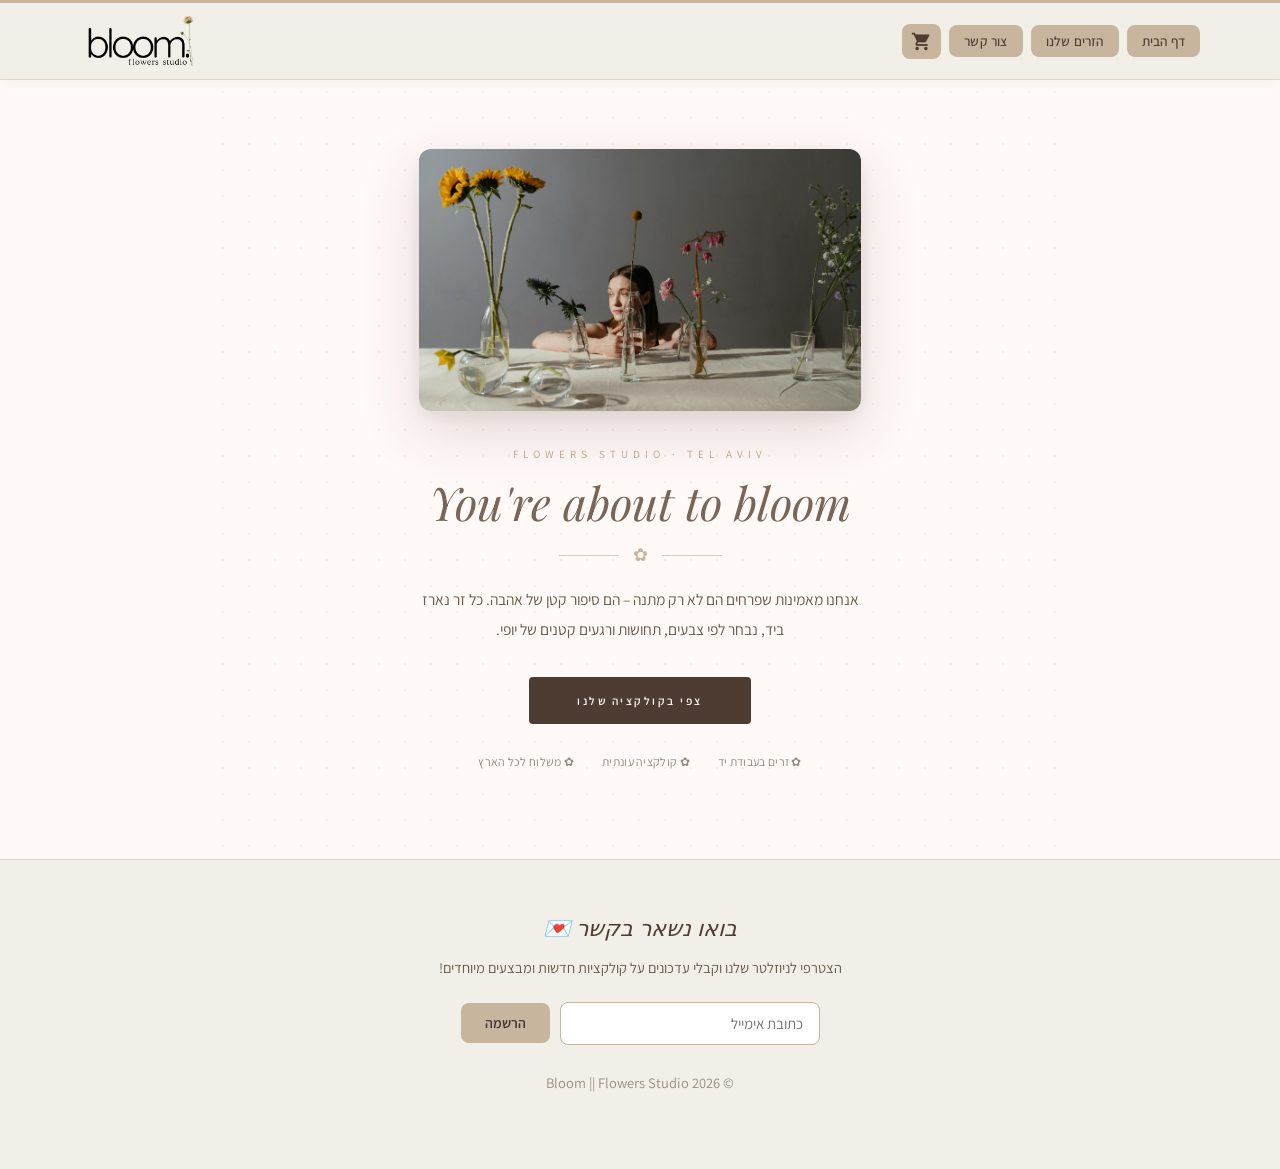
<file: index.html>
<!DOCTYPE html>
<html lang="he">
<head>
  <meta charset="UTF-8">
  <meta name="viewport" content="width=device-width, initial-scale=1.0">
  <title>Bloom || Flowers Studio</title>
  <link rel="stylesheet" href="style.css">
  <link href="https://fonts.googleapis.com/css2?family=Playfair+Display:ital,wght@0,400;0,700;1,400&family=Assistant:wght@300;400;600;700&display=swap" rel="stylesheet">
  <link href="https://fonts.googleapis.com/icon?family=Material+Icons" rel="stylesheet">
  <script src="script.js" defer></script>
</head>
<body>

  <header>
    <nav class="navbar">
      <h1 class="logo">
        <img src="blooming.png" alt="Bloom by Nofar logo">
      </h1>
      <ul class="nav-links">
        <a href="index.html">דף הבית</a>
        <a href="flowers.html">הזרים שלנו</a>
        <a href="contact.html">צור קשר</a>
        <a href="cart.html" class="cart-link">
          <span class="material-icons">shopping_cart</span>
          <span class="cart-badge" id="cartBadge"></span>
        </a>
      </ul>
    </nav>
  </header>

  <main>
    <section class="hero">
      <img src="first.photo.png" alt="Bloom by Nofar" class="hero-img">

      <span class="hero-eyebrow">Flowers Studio · Tel Aviv</span>

      <h2>You're about to bloom</h2>

      <div class="hero-divider">
        <span class="hero-divider-line"></span>
        <span class="hero-divider-icon">✿</span>
        <span class="hero-divider-line"></span>
      </div>

      <p>אנחנו מאמינות שפרחים הם לא רק מתנה – הם סיפור קטן של אהבה. כל זר נארז ביד, נבחר לפי צבעים, תחושות ורגעים קטנים של יופי.</p>

      <a href="flowers.html" id="shopBtn">צפי בקולקציה שלנו</a>

      <div class="hero-trust">
        <span>✿ זרים בעבודת יד</span>
        <span>✿ קולקציה עונתית</span>
        <span>✿ משלוח לכל הארץ</span>
      </div>
    </section>
  </main>

  <footer class="footer-signup">
    <h3>בואו נשאר בקשר 💌</h3>
    <p>הצטרפי לניוזלטר שלנו וקבלי עדכונים על קולקציות חדשות ומבצעים מיוחדים!</p>
    <form id="newsletterForm">
      <input type="email" id="emailInput" placeholder="כתובת אימייל" required>
      <button type="submit">הרשמה</button>
    </form>
    <p id="successMessage">המייל שלך נרשם בהצלחה! איזה כיף שהצטרפת למשפחת Bloom! 🌸</p>
    <p class="copyright">© 2026 Bloom || Flowers Studio</p>
  </footer>

</body>
</html>
</file>
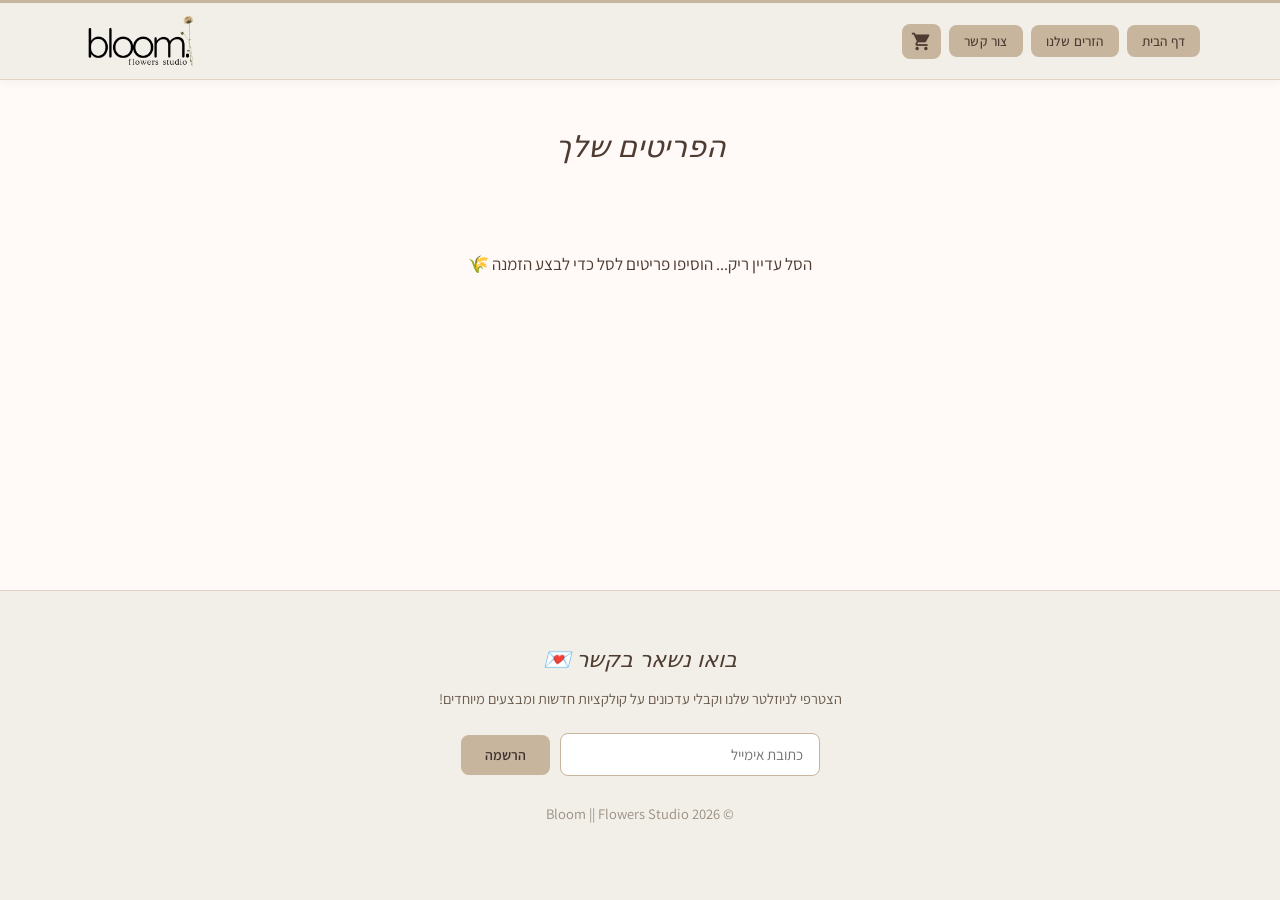
<file: cart.html>
<!DOCTYPE html>
<html lang="he">
<head>
  <meta charset="UTF-8">
  <meta name="viewport" content="width=device-width, initial-scale=1.0">
  <title>Bloom || הסל שלך</title>
  <link rel="stylesheet" href="style.css">
  <link href="https://fonts.googleapis.com/css2?family=Playfair+Display:ital,wght@0,400;0,700;1,400&family=Assistant:wght@300;400;600;700&display=swap" rel="stylesheet">
  <link href="https://fonts.googleapis.com/icon?family=Material+Icons" rel="stylesheet">
  <script src="script.js" defer></script>
</head>
<body>

  <header>
    <nav class="navbar">
      <h1 class="logo">
        <img src="blooming.png" alt="Bloom by Nofar logo">
      </h1>
      <ul class="nav-links">
        <a href="index.html">דף הבית</a>
        <a href="flowers.html">הזרים שלנו</a>
        <a href="contact.html">צור קשר</a>
        <a href="cart.html" class="cart-link">
          <span class="material-icons">shopping_cart</span>
          <span class="cart-badge" id="cartBadge"></span>
        </a>
      </ul>
    </nav>
  </header>

  <main>
    <h2 class="cart-title">הפריטים שלך</h2>
    <div id="cart-items"></div>
    <p id="total-price"></p>

    <form id="orderForm" onsubmit="submitOrder(event)">
      <h3>פרטי ההזמנה:</h3>

      <label for="first-name">שם פרטי:</label>
      <input type="text" id="first-name" placeholder="שם" required>

      <label for="last-name">שם משפחה:</label>
      <input type="text" id="last-name" placeholder="שם משפחה" required>

      <label for="address">כתובת:</label>
      <input type="text" id="address" placeholder="רחוב, בית, דירה" required>

      <label for="email">אימייל:</label>
      <input type="email" id="email" placeholder="yourmail@example.com" required>

      <label for="delivery-date">למתי תרצו את ההזמנה?</label>
      <input type="date" id="delivery-date" required>

      <button type="submit" formaction="success.html">בצע הזמנה</button>
    </form>
  </main>

  <footer class="footer-signup">
    <h3>בואו נשאר בקשר 💌</h3>
    <p>הצטרפי לניוזלטר שלנו וקבלי עדכונים על קולקציות חדשות ומבצעים מיוחדים!</p>
    <form id="newsletterForm">
      <input type="email" id="emailInput" placeholder="כתובת אימייל" required>
      <button type="submit">הרשמה</button>
    </form>
    <p id="successMessage">המייל שלך נרשם בהצלחה! איזה כיף שהצטרפת למשפחת Bloom! 🌸</p>
    <p class="copyright">© 2026 Bloom || Flowers Studio</p>
  </footer>

</body>
</html>
</file>
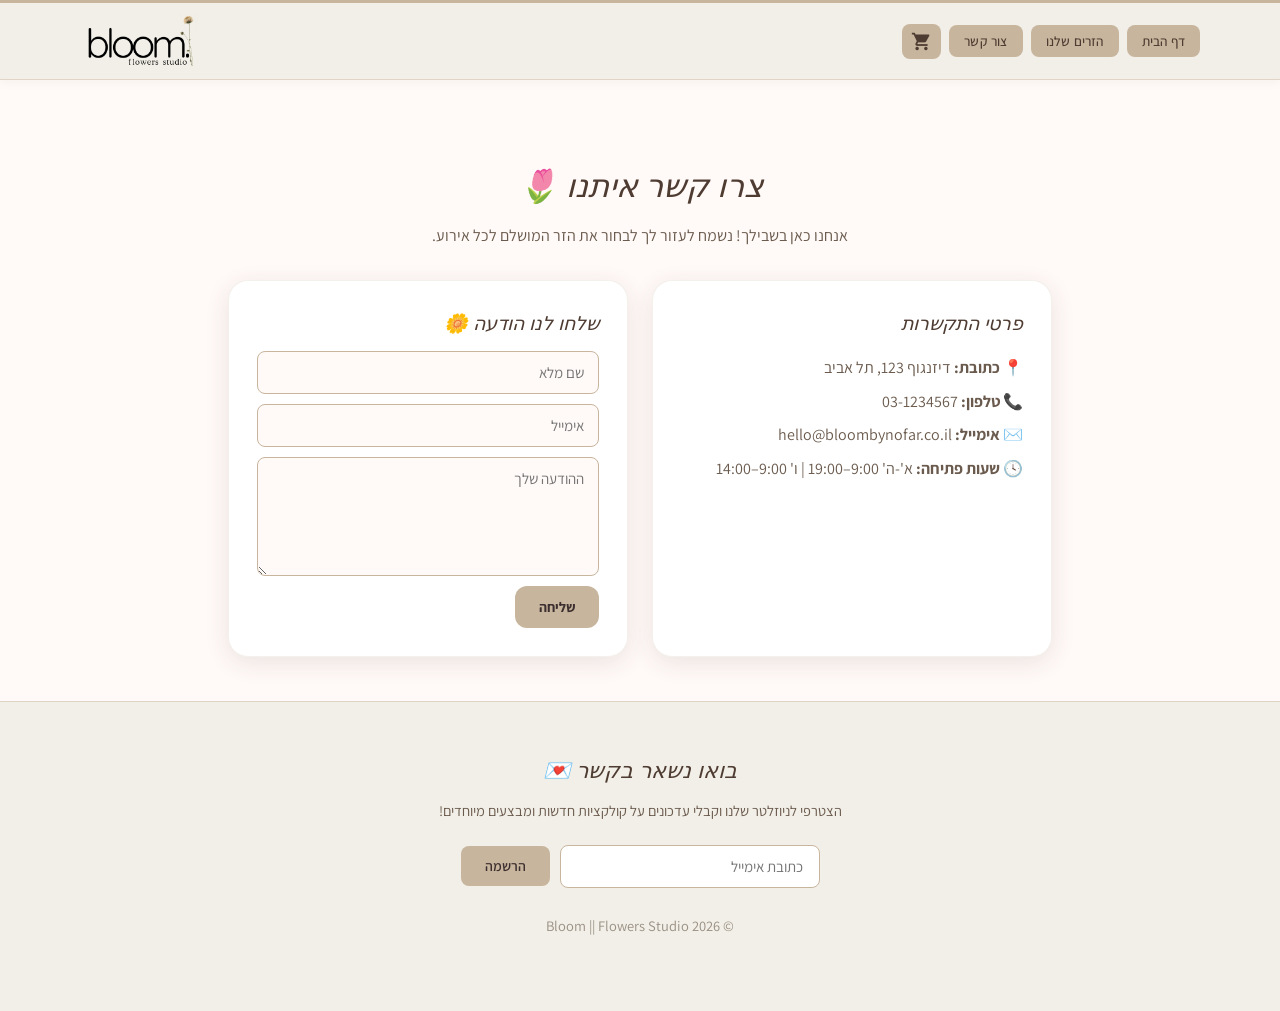
<file: contact.html>
<!DOCTYPE html>
<html lang="he">
<head>
  <meta charset="UTF-8">
  <meta name="viewport" content="width=device-width, initial-scale=1.0">
  <title>Bloom || צור קשר</title>
  <link rel="stylesheet" href="style.css">
  <link href="https://fonts.googleapis.com/css2?family=Playfair+Display:ital,wght@0,400;0,700;1,400&family=Assistant:wght@300;400;600;700&display=swap" rel="stylesheet">
  <link href="https://fonts.googleapis.com/icon?family=Material+Icons" rel="stylesheet">
  <script src="script.js" defer></script>
</head>
<body>

  <header>
    <nav class="navbar">
      <h1 class="logo">
        <img src="blooming.png" alt="Bloom by Nofar logo">
      </h1>
      <ul class="nav-links">
        <a href="index.html">דף הבית</a>
        <a href="flowers.html">הזרים שלנו</a>
        <a href="contact.html">צור קשר</a>
        <a href="cart.html" class="cart-link">
          <span class="material-icons">shopping_cart</span>
          <span class="cart-badge" id="cartBadge"></span>
        </a>
      </ul>
    </nav>
  </header>

  <main>
    <section class="contact-section">
      <h2>צרו קשר איתנו 🌷</h2>
      <p>אנחנו כאן בשבילך! נשמח לעזור לך לבחור את הזר המושלם לכל אירוע.</p>

      <div class="contact-container">
        <div class="contact-info">
          <h3>פרטי התקשרות</h3>
          <p><strong>📍 כתובת:</strong> דיזנגוף 123, תל אביב</p>
          <p><strong>📞 טלפון:</strong> 03-1234567</p>
          <p><strong>✉️ אימייל:</strong> hello@bloombynofar.co.il</p>
          <p><strong>🕓 שעות פתיחה:</strong> א'-ה' 9:00–19:00 | ו' 9:00–14:00</p>
        </div>

        <div class="contact-form">
          <h3>שלחו לנו הודעה 🌼</h3>
          <form action="thankyou.html" method="get">
            <input type="text" placeholder="שם מלא" required>
            <input type="email" placeholder="אימייל" required>
            <textarea placeholder="ההודעה שלך" rows="5" required></textarea>
            <button type="submit">שליחה</button>
          </form>
        </div>
      </div>
    </section>
  </main>

  <footer class="footer-signup">
    <h3>בואו נשאר בקשר 💌</h3>
    <p>הצטרפי לניוזלטר שלנו וקבלי עדכונים על קולקציות חדשות ומבצעים מיוחדים!</p>
    <form id="newsletterForm">
      <input type="email" id="emailInput" placeholder="כתובת אימייל" required>
      <button type="submit">הרשמה</button>
    </form>
    <p id="successMessage">המייל שלך נרשם בהצלחה! איזה כיף שהצטרפת למשפחת Bloom! 🌸</p>
    <p class="copyright">© 2026 Bloom || Flowers Studio</p>
  </footer>

</body>
</html>
</file>
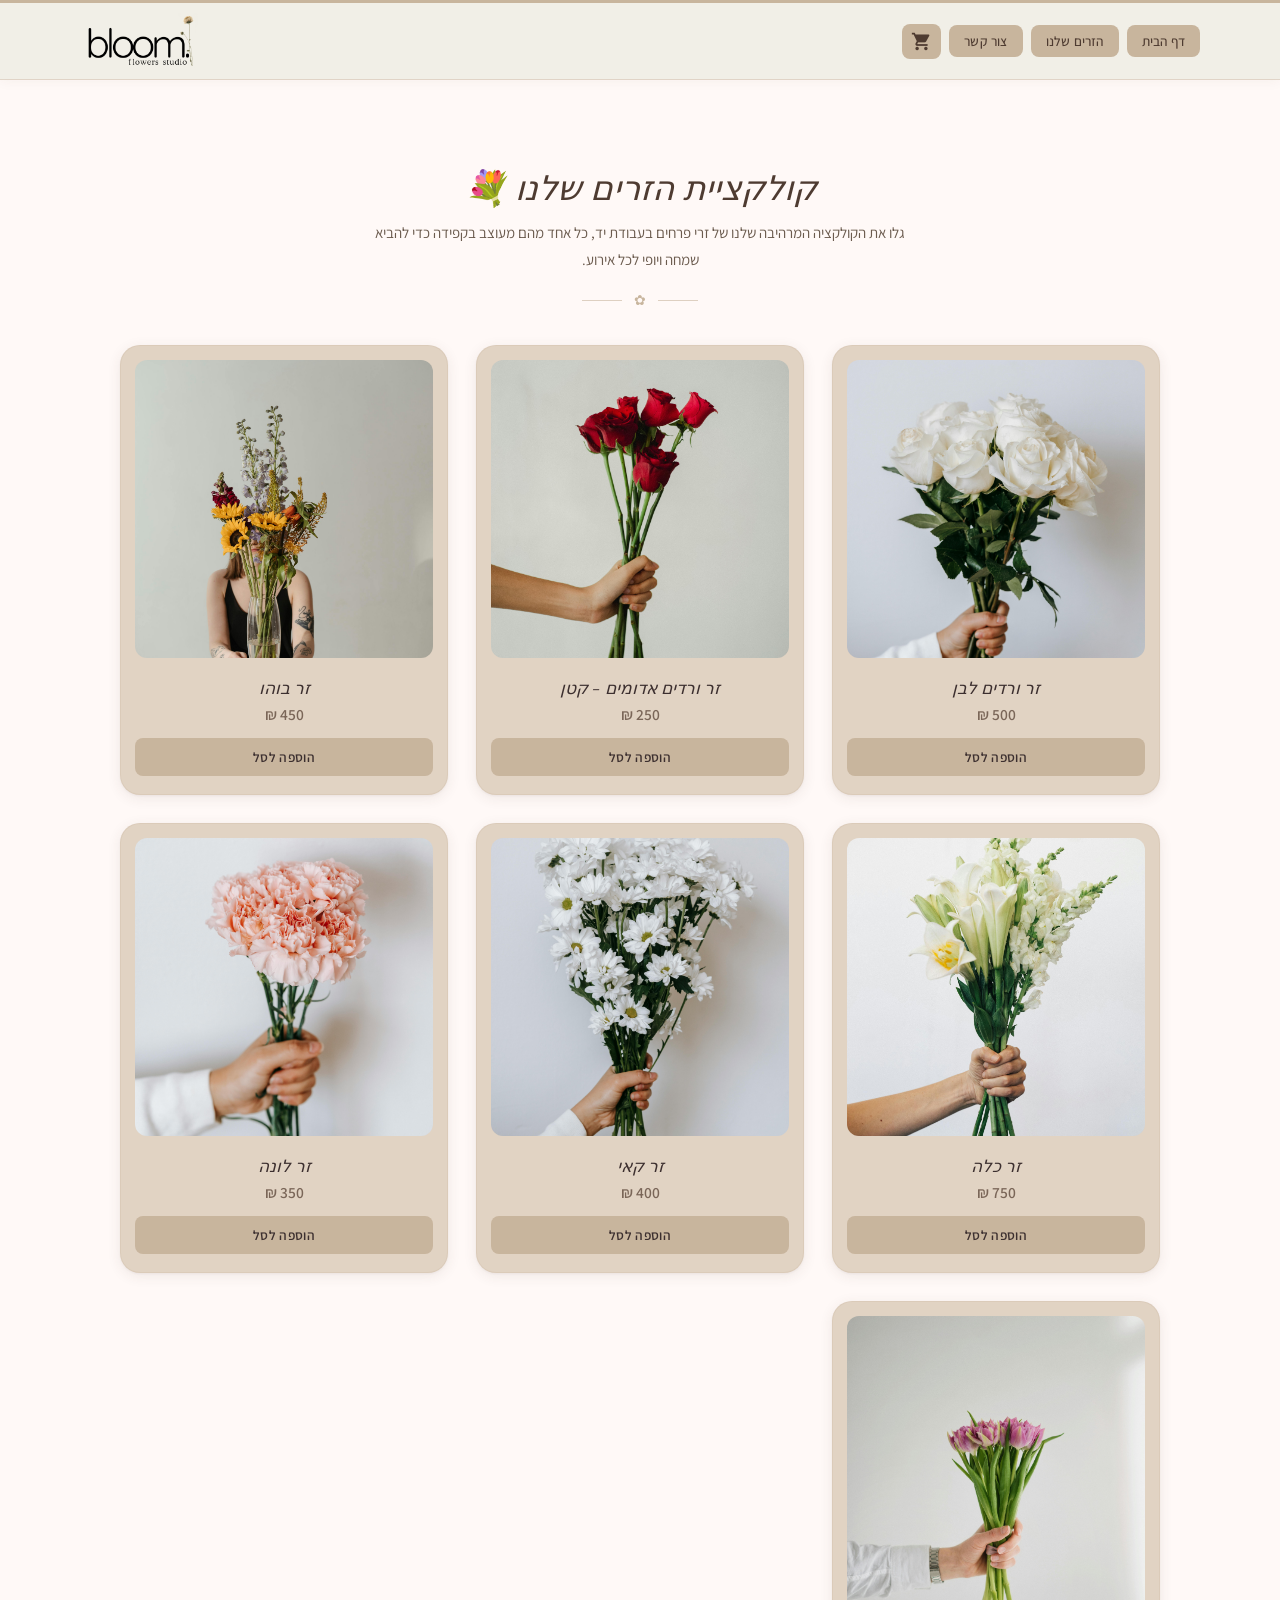
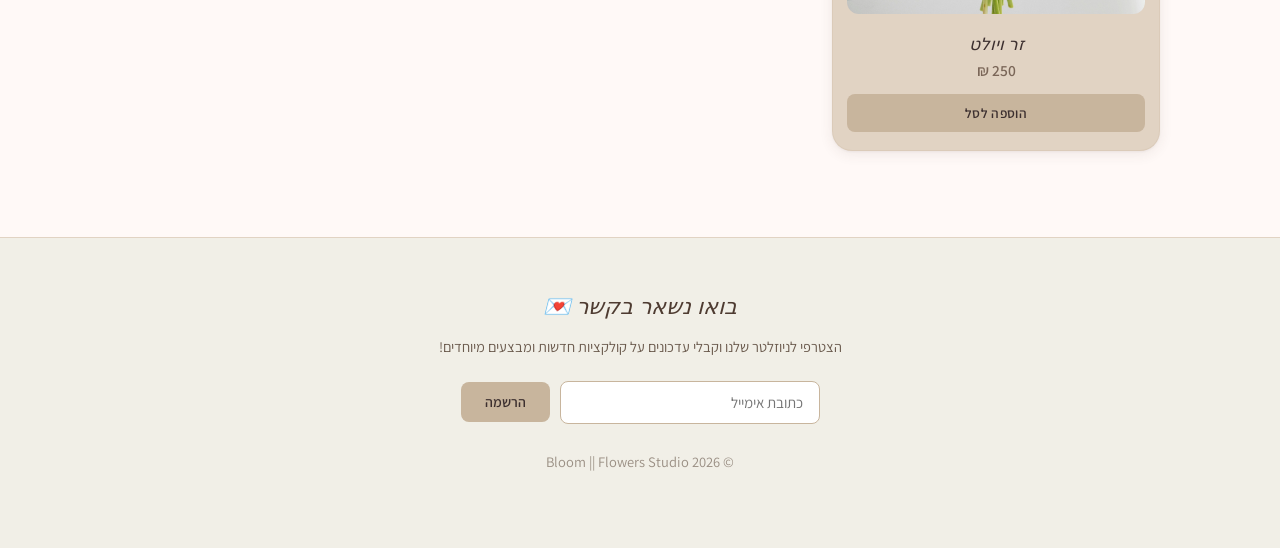
<file: flowers.html>
<!DOCTYPE html>
<html lang="he">
<head>
  <meta charset="UTF-8">
  <meta name="viewport" content="width=device-width, initial-scale=1.0">
  <title>Bloom || הזרים שלנו</title>
  <link rel="stylesheet" href="style.css">
  <link href="https://fonts.googleapis.com/css2?family=Playfair+Display:ital,wght@0,400;0,700;1,400&family=Assistant:wght@300;400;600;700&display=swap" rel="stylesheet">
  <link href="https://fonts.googleapis.com/icon?family=Material+Icons" rel="stylesheet">
  <script src="script.js" defer></script>
</head>
<body>

  <header>
    <nav class="navbar">
      <h1 class="logo">
        <img src="blooming.png" alt="Bloom by Nofar logo">
      </h1>
      <ul class="nav-links">
        <a href="index.html">דף הבית</a>
        <a href="flowers.html">הזרים שלנו</a>
        <a href="contact.html">צור קשר</a>
        <a href="cart.html" class="cart-link">
          <span class="material-icons">shopping_cart</span>
          <span class="cart-badge" id="cartBadge"></span>
        </a>
      </ul>
    </nav>
  </header>

  <main class="flowers-page">
    <h2>קולקציית הזרים שלנו 💐</h2>
    <p>גלו את הקולקציה המרהיבה שלנו של זרי פרחים בעבודת יד, כל אחד מהם מעוצב בקפידה כדי להביא שמחה ויופי לכל אירוע.</p>
    <div class="flowers-page-divider">
      <span></span>
      <i>✿</i>
      <span></span>
    </div>

    <div class="flowers-grid">

      <div class="flower">
        <div class="flower-img-wrap">
          <img src="rosewhite.jpg" alt="זר ורדים לבן">
        </div>
        <h3>זר ורדים לבן</h3>
        <p>500 ₪</p>
        <button class="add-to-cart"
          data-product="זר ורדים לבן"
          data-price="500"
          data-image="rosewhite.jpg">הוספה לסל</button>
      </div>

      <div class="flower">
        <div class="flower-img-wrap">
          <img src="onerose.jpg" alt="זר ורדים אדומים">
        </div>
        <h3>זר ורדים אדומים - קטן</h3>
        <p>250 ₪</p>
        <button class="add-to-cart"
          data-product="זר ורדים אדומים - קטן"
          data-price="250"
          data-image="onerose.jpg">הוספה לסל</button>
      </div>

      <div class="flower">
        <div class="flower-img-wrap">
          <img src="bohoflowers.jpg" alt="זר בוהו">
        </div>
        <h3>זר בוהו</h3>
        <p>450 ₪</p>
        <button class="add-to-cart"
          data-product="זר בוהו"
          data-price="450"
          data-image="bohoflowers.jpg">הוספה לסל</button>
      </div>

      <div class="flower">
        <div class="flower-img-wrap">
          <img src="weddingflowers.jpg" alt="זר כלה">
        </div>
        <h3>זר כלה</h3>
        <p>750 ₪</p>
        <button class="add-to-cart"
          data-product="זר כלה"
          data-price="750"
          data-image="weddingflowers.jpg">הוספה לסל</button>
      </div>

      <div class="flower">
        <div class="flower-img-wrap">
          <img src="flowerswhite.jpg" alt="זר קאי">
        </div>
        <h3>זר קאי</h3>
        <p>400 ₪</p>
        <button class="add-to-cart"
          data-product="זר קאי"
          data-price="400"
          data-image="flowerswhite.jpg">הוספה לסל</button>
      </div>

      <div class="flower">
        <div class="flower-img-wrap">
          <img src="pinkflowers.jpg" alt="זר לונה">
        </div>
        <h3>זר לונה</h3>
        <p>350 ₪</p>
        <button class="add-to-cart"
          data-product="זר לונה"
          data-price="350"
          data-image="pinkflowers.jpg">הוספה לסל</button>
      </div>

      <div class="flower">
        <div class="flower-img-wrap">
          <img src="purpleflowers.jpg" alt="זר ויולט">
        </div>
        <h3>זר ויולט</h3>
        <p>250 ₪</p>
        <button class="add-to-cart"
          data-product="זר ויולט"
          data-price="250"
          data-image="purpleflowers.jpg">הוספה לסל</button>
      </div>

    </div>
  </main>

  <footer class="footer-signup">
    <h3>בואו נשאר בקשר 💌</h3>
    <p>הצטרפי לניוזלטר שלנו וקבלי עדכונים על קולקציות חדשות ומבצעים מיוחדים!</p>
    <form id="newsletterForm">
      <input type="email" id="emailInput" placeholder="כתובת אימייל" required>
      <button type="submit">הרשמה</button>
    </form>
    <p id="successMessage">המייל שלך נרשם בהצלחה! איזה כיף שהצטרפת למשפחת Bloom! 🌸</p>
    <p class="copyright">© 2026 Bloom || Flowers Studio</p>
  </footer>

  <div id="cart-message"></div>

</body>
</html>
</file>
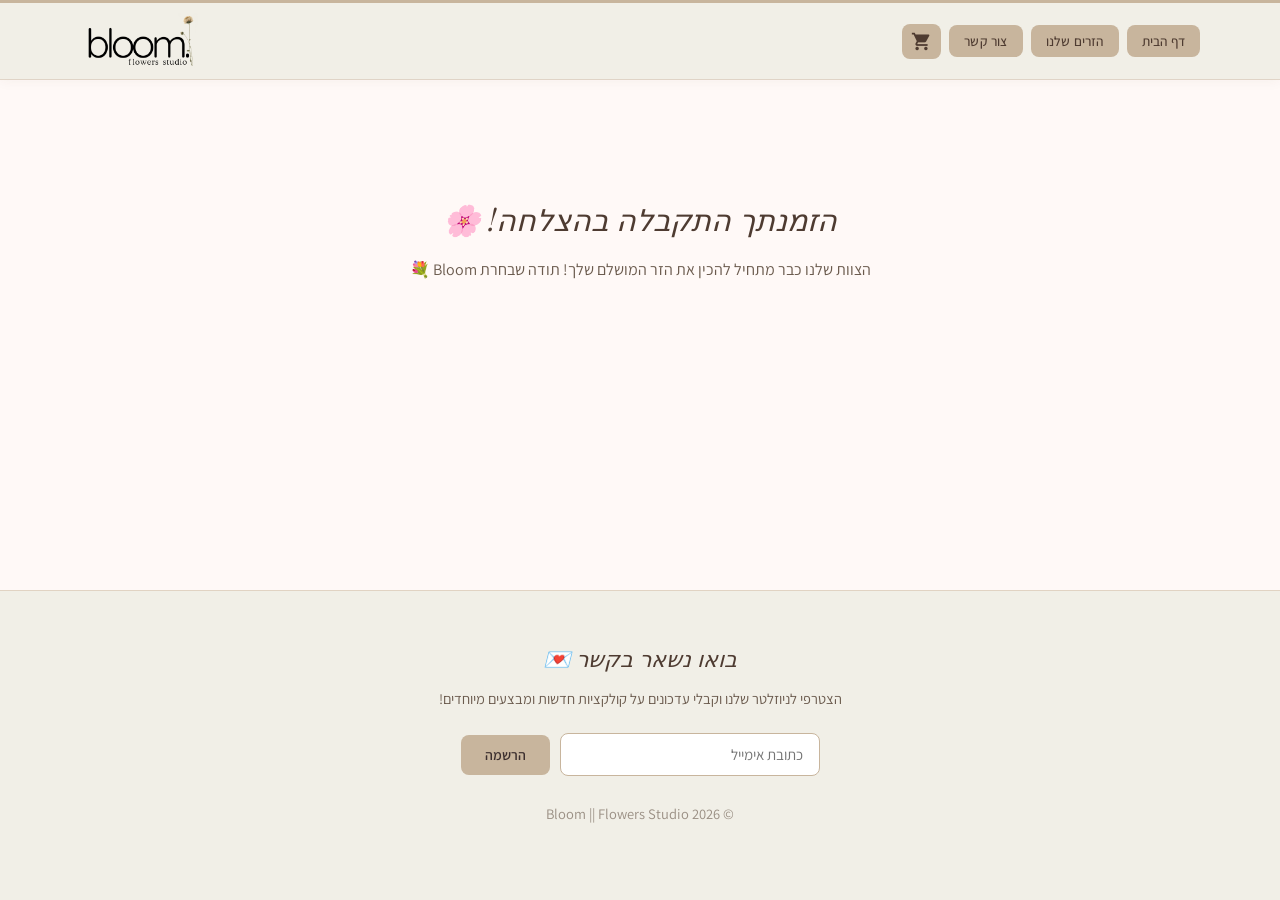
<file: success.html>
<!DOCTYPE html>
<html lang="he">
<head>
  <meta charset="UTF-8">
  <meta name="viewport" content="width=device-width, initial-scale=1.0">
  <title>Bloom || ההזמנה התקבלה</title>
  <link rel="stylesheet" href="style.css">
  <link href="https://fonts.googleapis.com/css2?family=Playfair+Display:ital,wght@0,400;0,700;1,400&family=Assistant:wght@300;400;600;700&display=swap" rel="stylesheet">
  <link href="https://fonts.googleapis.com/icon?family=Material+Icons" rel="stylesheet">
  <script src="script.js" defer></script>
</head>
<body>

  <header>
    <nav class="navbar">
      <h1 class="logo">
        <img src="blooming.png" alt="Bloom by Nofar logo">
      </h1>
      <ul class="nav-links">
        <a href="index.html">דף הבית</a>
        <a href="flowers.html">הזרים שלנו</a>
        <a href="contact.html">צור קשר</a>
        <a href="cart.html" class="cart-link">
          <span class="material-icons">shopping_cart</span>
          <span class="cart-badge" id="cartBadge"></span>
        </a>
      </ul>
    </nav>
  </header>

  <main>
    <div class="thankyou-container">
      <h1>הזמנתך התקבלה בהצלחה! 🌸</h1>
      <p>הצוות שלנו כבר מתחיל להכין את הזר המושלם שלך! תודה שבחרת Bloom 💐</p>
    </div>
  </main>

  <footer class="footer-signup">
    <h3>בואו נשאר בקשר 💌</h3>
    <p>הצטרפי לניוזלטר שלנו וקבלי עדכונים על קולקציות חדשות ומבצעים מיוחדים!</p>
    <form id="newsletterForm">
      <input type="email" id="emailInput" placeholder="כתובת אימייל" required>
      <button type="submit">הרשמה</button>
    </form>
    <p id="successMessage">המייל שלך נרשם בהצלחה! איזה כיף שהצטרפת למשפחת Bloom! 🌸</p>
    <p class="copyright">© 2026 Bloom || Flowers Studio</p>
  </footer>

</body>
</html>
</file>
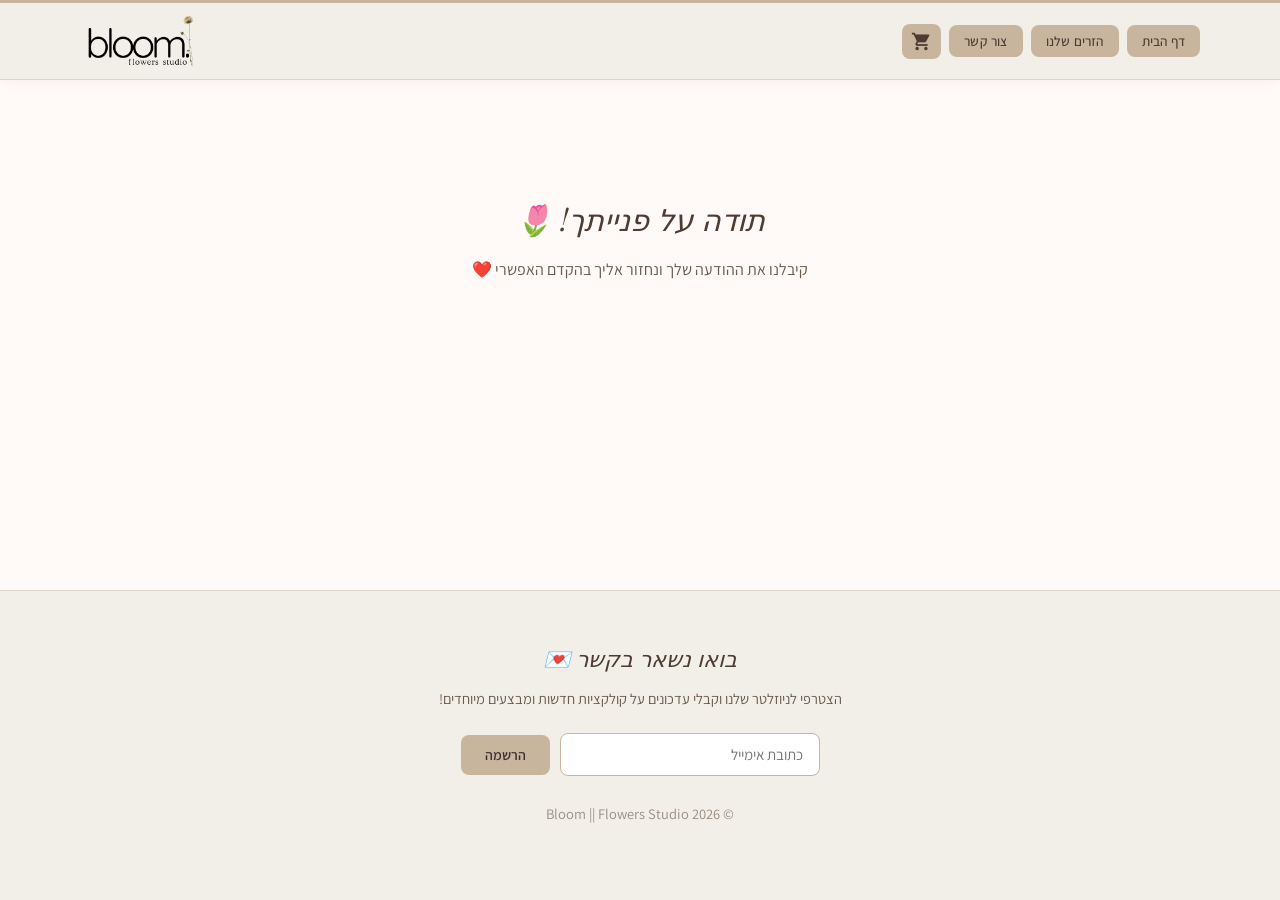
<file: thankyou.html>
<!DOCTYPE html>
<html lang="he">
<head>
  <meta charset="UTF-8">
  <meta name="viewport" content="width=device-width, initial-scale=1.0">
  <title>Bloom || תודה על פנייתך</title>
  <link rel="stylesheet" href="style.css">
  <link href="https://fonts.googleapis.com/css2?family=Playfair+Display:ital,wght@0,400;0,700;1,400&family=Assistant:wght@300;400;600;700&display=swap" rel="stylesheet">
  <link href="https://fonts.googleapis.com/icon?family=Material+Icons" rel="stylesheet">
  <script src="script.js" defer></script>
</head>
<body>

  <header>
    <nav class="navbar">
      <h1 class="logo">
        <img src="blooming.png" alt="Bloom by Nofar logo">
      </h1>
      <ul class="nav-links">
        <a href="index.html">דף הבית</a>
        <a href="flowers.html">הזרים שלנו</a>
        <a href="contact.html">צור קשר</a>
        <a href="cart.html" class="cart-link">
          <span class="material-icons">shopping_cart</span>
          <span class="cart-badge" id="cartBadge"></span>
        </a>
      </ul>
    </nav>
  </header>

  <main>
    <div class="thankyou-container">
      <h1>תודה על פנייתך! 🌷</h1>
      <p>קיבלנו את ההודעה שלך ונחזור אליך בהקדם האפשרי ❤️</p>
    </div>
  </main>

  <footer class="footer-signup">
    <h3>בואו נשאר בקשר 💌</h3>
    <p>הצטרפי לניוזלטר שלנו וקבלי עדכונים על קולקציות חדשות ומבצעים מיוחדים!</p>
    <form id="newsletterForm">
      <input type="email" id="emailInput" placeholder="כתובת אימייל" required>
      <button type="submit">הרשמה</button>
    </form>
    <p id="successMessage">המייל שלך נרשם בהצלחה! איזה כיף שהצטרפת למשפחת Bloom! 🌸</p>
    <p class="copyright">© 2026 Bloom || Flowers Studio</p>
  </footer>

</body>
</html>
</file>
<file: style.css>
@import url('https://fonts.googleapis.com/css2?family=Playfair+Display:ital,wght@0,400;0,700;1,400&family=Assistant:wght@300;400;600;700&display=swap');

/* === CSS Variables === */
:root {
  --cream: #FFF9F7;
  --warm-light: #f1efe7;
  --taupe: #C8B59D;
  --taupe-hover: #E1D3C3;
  --taupe-dark: #B9A48C;
  --brown-deep: #4E3B31;
  --brown-dark: #3C2F2F;
  --brown-mid: #7a6658;
  --brown-soft: #6B5B4E;
  --card-bg: #E1D3C3;
  --cart-bg: #F5F2EB;
  --shadow-warm-sm: 0 2px 10px rgba(78,59,49,0.07);
  --shadow-warm-md: 0 6px 24px rgba(78,59,49,0.11);
  --shadow-warm-lg: 0 20px 60px rgba(78,59,49,0.16), 0 6px 18px rgba(78,59,49,0.08);
  --radius-sm: 8px;
  --radius-md: 12px;
  --radius-lg: 20px;
}

/* === Reset & Base === */
html { scroll-behavior: smooth; }

*, *::before, *::after { box-sizing: border-box; }

body {
  margin: 0;
  font-family: 'Assistant', sans-serif;
  background-color: var(--cream);
  color: var(--brown-deep);
  direction: rtl;
  min-height: 100vh;
  display: flex;
  flex-direction: column;
}

main, section { flex: 1; }

/* === Keyframes === */
@keyframes fadeSlideUp {
  from { opacity: 0; transform: translateY(26px); }
  to   { opacity: 1; transform: translateY(0);    }
}

@keyframes fadeIn {
  from { opacity: 0; }
  to   { opacity: 1; }
}

/* === Header & Nav === */
header {
  background-color: var(--warm-light);
  box-shadow: 0 1px 0 rgba(200,181,157,0.5), 0 2px 12px rgba(78,59,49,0.05);
  border-top: 3px solid var(--taupe);
  position: sticky;
  top: 0;
  z-index: 1000;
}

.navbar {
  display: flex;
  justify-content: space-between;
  align-items: center;
  padding: 10px 40px;
  flex-direction: row-reverse;
  max-width: 1200px;
  margin: 0 auto;
}

.logo {
  display: flex;
  align-items: center;
  margin: 0;
}

.logo img {
  height: 56px;
  width: auto;
}

.nav-links {
  list-style: none;
  display: flex;
  align-items: center;
  gap: 8px;
  margin: 0;
  padding: 0;
}

.nav-links li { display: contents; }

.nav-links a {
  display: flex;
  align-items: center;
  justify-content: center;
  text-decoration: none;
  color: var(--brown-deep);
  background-color: var(--taupe);
  padding: 7px 15px;
  border-radius: var(--radius-sm);
  font-size: 13.5px;
  font-weight: 500;
  letter-spacing: 0.2px;
  transition: background-color 0.2s, transform 0.15s;
  white-space: nowrap;
}

.nav-links a:hover {
  background-color: var(--taupe-hover);
  transform: translateY(-1px);
}

.cart-link {
  position: relative;
  padding: 7px 9px !important;
}

.cart-link .material-icons { font-size: 21px; }

.cart-badge {
  position: absolute;
  top: 2px;
  left: 2px;
  background-color: #b05a55;
  color: white;
  font-size: 10px;
  font-weight: 700;
  width: 17px;
  height: 17px;
  border-radius: 50%;
  display: none;
  align-items: center;
  justify-content: center;
}

.cart-badge.visible { display: flex; }

/* ==============================
   HERO SECTION
============================== */
.hero {
  text-align: center;
  padding: 70px 20px 90px;
  max-width: 860px;
  margin: 0 auto;
  position: relative;
}

/* Subtle dot texture */
.hero::before {
  content: '';
  position: absolute;
  inset: 0;
  background-image: radial-gradient(circle, rgba(200,181,157,0.18) 1.5px, transparent 1.5px);
  background-size: 26px 26px;
  pointer-events: none;
  z-index: 0;
  border-radius: var(--radius-md);
}

.hero > * { position: relative; z-index: 1; }

/* Hero image */
.hero-img {
  width: min(54%, 500px);
  max-height: 560px;
  object-fit: cover;
  display: block;
  margin: 0 auto 36px;
  border-radius: var(--radius-md);
  box-shadow: var(--shadow-warm-lg);
  animation: fadeSlideUp 0.9s cubic-bezier(0.22, 1, 0.36, 1) both;
}

/* Eyebrow label */
.hero-eyebrow {
  display: block;
  font-family: 'Assistant', sans-serif;
  font-size: 11px;
  letter-spacing: 5px;
  text-transform: uppercase;
  color: var(--taupe-dark);
  margin-bottom: 14px;
  animation: fadeSlideUp 0.7s cubic-bezier(0.22, 1, 0.36, 1) both;
}

/* Main headline */
.hero h2 {
  font-family: 'Playfair Display', serif;
  font-weight: 400;
  font-style: italic;
  font-size: 46px;
  color: var(--brown-mid);
  letter-spacing: 0;
  margin: 0 0 6px;
  line-height: 1.2;
  animation: fadeSlideUp 0.8s 0.1s cubic-bezier(0.22, 1, 0.36, 1) both;
}

/* Decorative divider */
.hero-divider {
  display: flex;
  align-items: center;
  justify-content: center;
  gap: 14px;
  margin: 16px auto 20px;
  animation: fadeSlideUp 0.8s 0.18s cubic-bezier(0.22, 1, 0.36, 1) both;
}

.hero-divider-line {
  display: block;
  width: 60px;
  height: 1px;
  background: var(--taupe);
  opacity: 0.65;
}

.hero-divider-icon {
  color: var(--taupe);
  font-size: 18px;
  line-height: 1;
}

/* Description text */
.hero p {
  font-size: 15.5px;
  color: var(--brown-soft);
  line-height: 1.95;
  max-width: 440px;
  margin: 0 auto 32px;
  animation: fadeSlideUp 0.8s 0.26s cubic-bezier(0.22, 1, 0.36, 1) both;
}

/* CTA button – refined, elegant */
#shopBtn {
  text-decoration: none;
  background-color: var(--brown-deep);
  color: var(--cream);
  border: 2px solid var(--brown-deep);
  padding: 14px 46px;
  border-radius: 4px;
  font-size: 11.5px;
  font-weight: 600;
  letter-spacing: 2.5px;
  text-transform: uppercase;
  display: inline-block;
  cursor: pointer;
  transition: background-color 0.25s ease, color 0.25s ease, transform 0.2s ease, box-shadow 0.25s ease;
  font-family: 'Assistant', sans-serif;
  animation: fadeIn 0.9s 0.4s ease both;
}

#shopBtn:hover {
  background-color: transparent;
  color: var(--brown-deep);
  transform: translateY(-2px);
  box-shadow: 0 6px 20px rgba(78,59,49,0.15);
}

/* Trust badges */
.hero-trust {
  display: flex;
  justify-content: center;
  gap: 28px;
  flex-wrap: wrap;
  margin-top: 30px;
  font-size: 12px;
  letter-spacing: 0.3px;
  color: var(--brown-soft);
  animation: fadeIn 0.9s 0.6s ease both;
}

.hero-trust span { opacity: 0.7; }

/* ==============================
   FLOWERS / CATALOG PAGE
============================== */
.flowers-page {
  text-align: center;
  padding: 56px 20px 16px;
}

.flowers-page h2 {
  font-family: 'Playfair Display', serif;
  font-style: italic;
  font-weight: 400;
  font-size: 34px;
  color: var(--brown-deep);
  margin-bottom: 10px;
  animation: fadeSlideUp 0.7s ease both;
}

.flowers-page > p {
  color: var(--brown-soft);
  max-width: 560px;
  margin: 0 auto 8px;
  line-height: 1.8;
  font-size: 15px;
  animation: fadeSlideUp 0.7s 0.1s ease both;
}

/* Decorative divider for flowers page */
.flowers-page-divider {
  display: flex;
  align-items: center;
  justify-content: center;
  gap: 12px;
  margin: 18px auto 8px;
  animation: fadeIn 0.7s 0.15s ease both;
}

.flowers-page-divider span {
  display: block;
  width: 40px;
  height: 1px;
  background: var(--taupe);
  opacity: 0.6;
}

.flowers-page-divider i {
  color: var(--taupe);
  font-style: normal;
  font-size: 14px;
}

/* Product grid */
.flowers-grid {
  display: grid;
  grid-template-columns: repeat(auto-fill, minmax(240px, 1fr));
  gap: 28px;
  max-width: 1080px;
  margin: 0 auto;
  padding: 28px 20px 70px;
}

/* Product card */
.flower {
  background-color: var(--card-bg);
  color: var(--brown-deep);
  border-radius: var(--radius-lg);
  padding: 14px 14px 18px;
  box-shadow: 0 3px 14px rgba(78,59,49,0.09), 0 1px 3px rgba(78,59,49,0.05);
  border: 1px solid rgba(200,181,157,0.25);
  transition: transform 0.4s cubic-bezier(0.25,0.46,0.45,0.94),
              box-shadow 0.4s ease;
  display: flex;
  flex-direction: column;
  align-items: center;
  text-align: center;

  /* stagger animations – per nth-child */
  animation: fadeIn 0.6s ease both;
}

.flower:nth-child(1) { animation-delay: 0.05s; }
.flower:nth-child(2) { animation-delay: 0.12s; }
.flower:nth-child(3) { animation-delay: 0.19s; }
.flower:nth-child(4) { animation-delay: 0.26s; }
.flower:nth-child(5) { animation-delay: 0.33s; }
.flower:nth-child(6) { animation-delay: 0.40s; }
.flower:nth-child(7) { animation-delay: 0.47s; }

.flower:hover {
  transform: translateY(-9px);
  box-shadow: 0 22px 52px rgba(78,59,49,0.16), 0 6px 14px rgba(78,59,49,0.08);
}

/* Image wrapper – enables zoom on hover without clipping card */
.flower-img-wrap {
  width: 100%;
  border-radius: var(--radius-md);
  overflow: hidden;
  margin-bottom: 14px;
  aspect-ratio: 1 / 1;
}

.flower-img-wrap img {
  width: 100%;
  height: 100%;
  object-fit: cover;
  border-radius: 0;
  display: block;
  transition: transform 0.55s cubic-bezier(0.25, 0.46, 0.45, 0.94);
}

.flower:hover .flower-img-wrap img {
  transform: scale(1.07);
}

/* Card text */
.flower h3 {
  font-family: 'Playfair Display', serif;
  font-style: italic;
  font-weight: 400;
  font-size: 17px;
  margin: 4px 0 6px;
  color: var(--brown-dark);
}

.flower > p {
  margin: 0 0 14px;
  font-size: 15.5px;
  color: var(--brown-mid);
  font-weight: 600;
}

/* Add to cart button */
.flower button,
.add-to-cart {
  background-color: var(--taupe);
  border: none;
  padding: 10px 20px;
  border-radius: var(--radius-sm);
  color: var(--brown-dark);
  font-weight: 600;
  font-size: 13.5px;
  cursor: pointer;
  font-family: 'Assistant', sans-serif;
  transition: background-color 0.2s, transform 0.18s;
  width: 100%;
  margin-top: auto;
  letter-spacing: 0.3px;
}

.flower button:hover,
.add-to-cart:hover {
  background-color: var(--taupe-dark);
  transform: translateY(-2px);
}

/* ==============================
   CART PAGE
============================== */
.cart-title {
  text-align: center;
  margin: 46px 0 8px;
  color: var(--brown-deep);
  font-family: 'Playfair Display', serif;
  font-style: italic;
  font-weight: 400;
  font-size: 30px;
  animation: fadeSlideUp 0.6s ease both;
}

#cart-items {
  display: flex;
  flex-direction: column;
  gap: 16px;
  margin: 24px auto;
  max-width: 720px;
  padding: 0 20px;
}

#cart-items h3 {
  text-align: center;
  font-size: 17px;
  color: var(--brown-deep);
  line-height: 1.8;
  padding: 60px 0;
  margin: 0;
  font-family: 'Assistant', sans-serif;
  font-weight: 400;
}

.cart-row {
  display: flex;
  align-items: center;
  gap: 16px;
  background-color: var(--cart-bg);
  padding: 16px 20px;
  border-radius: var(--radius-lg);
  box-shadow: var(--shadow-warm-sm);
  border: 1px solid rgba(200,181,157,0.2);
  animation: fadeSlideUp 0.5s ease both;
}

.cart-row img {
  border-radius: var(--radius-md);
  width: 88px;
  height: 88px;
  object-fit: cover;
  flex-shrink: 0;
}

.cart-info {
  flex: 1;
  text-align: right;
}

.cart-name {
  font-family: 'Playfair Display', serif;
  font-style: italic;
  font-weight: 400;
  font-size: 16px;
  color: var(--brown-dark);
  margin: 0 0 4px;
}

.cart-price {
  color: var(--brown-soft);
  font-size: 14px;
  margin: 0;
}

.cart-buttons {
  display: flex;
  gap: 6px;
  flex-shrink: 0;
}

.cart-buttons button {
  background-color: var(--taupe);
  color: var(--brown-dark);
  border: none;
  padding: 8px 12px;
  border-radius: var(--radius-sm);
  cursor: pointer;
  transition: background-color 0.2s;
  font-size: 15px;
  font-family: 'Assistant', sans-serif;
}

.cart-buttons button:hover { background-color: var(--taupe-dark); }

#total-price {
  text-align: center;
  font-family: 'Playfair Display', serif;
  font-size: 20px;
  font-weight: 700;
  font-style: italic;
  margin: 20px 0;
  color: var(--brown-dark);
}

/* === Order Form === */
#orderForm {
  display: flex;
  flex-direction: column;
  align-items: center;
  gap: 8px;
  max-width: 460px;
  margin: 0 auto 70px;
  padding: 0 20px;
  width: 100%;
}

#orderForm h3 {
  font-family: 'Playfair Display', serif;
  font-style: italic;
  font-weight: 400;
  font-size: 22px;
  color: var(--brown-deep);
  margin-bottom: 8px;
}

form label {
  font-weight: 600;
  color: var(--brown-dark);
  align-self: flex-start;
  font-size: 13.5px;
}

form input, form textarea {
  font-family: 'Assistant', sans-serif;
  padding: 11px 14px;
  border: 1.5px solid var(--taupe);
  border-radius: var(--radius-sm);
  width: 100%;
  text-align: right;
  font-size: 15px;
  transition: border-color 0.2s, box-shadow 0.2s;
  background-color: white;
  color: var(--brown-dark);
}

form input:focus, form textarea:focus {
  outline: none;
  border-color: var(--brown-mid);
  box-shadow: 0 0 0 3px rgba(122,102,88,0.1);
}

input[type="date"] { cursor: pointer; }

#orderForm button[type="submit"] {
  background-color: var(--brown-deep);
  color: var(--cream);
  border: 2px solid var(--brown-deep);
  padding: 13px 36px;
  border-radius: 4px;
  font-size: 12px;
  font-weight: 600;
  letter-spacing: 2px;
  text-transform: uppercase;
  font-family: 'Assistant', sans-serif;
  cursor: pointer;
  transition: background-color 0.25s, color 0.25s, transform 0.2s, box-shadow 0.25s;
  margin-top: 14px;
}

#orderForm button[type="submit"]:hover {
  background-color: transparent;
  color: var(--brown-deep);
  transform: translateY(-2px);
  box-shadow: 0 5px 16px rgba(78,59,49,0.14);
}

/* === Contact Page === */
.contact-section {
  text-align: center;
  padding: 56px 20px 44px;
  max-width: 900px;
  margin: 0 auto;
}

.contact-section h2 {
  font-family: 'Playfair Display', serif;
  font-style: italic;
  font-weight: 400;
  font-size: 32px;
  color: var(--brown-deep);
  margin-bottom: 10px;
  animation: fadeSlideUp 0.7s ease both;
}

.contact-section > p {
  color: var(--brown-soft);
  margin-bottom: 30px;
  line-height: 1.75;
  animation: fadeSlideUp 0.7s 0.1s ease both;
}

.contact-container {
  display: flex;
  flex-wrap: wrap;
  gap: 24px;
  justify-content: center;
  margin-top: 20px;
  text-align: right;
}

.contact-info, .contact-form {
  flex: 1 1 280px;
  max-width: 400px;
  background: white;
  padding: 28px;
  border-radius: var(--radius-lg);
  box-shadow: var(--shadow-warm-md);
  border: 1px solid rgba(200,181,157,0.2);
  animation: fadeSlideUp 0.7s 0.15s ease both;
}

.contact-info h3, .contact-form h3 {
  font-family: 'Playfair Display', serif;
  font-style: italic;
  font-weight: 400;
  color: var(--brown-deep);
  margin-top: 0;
  margin-bottom: 16px;
  font-size: 19px;
}

.contact-info p {
  line-height: 2.1;
  color: var(--brown-soft);
  margin: 0;
}

.contact-form form {
  display: flex;
  flex-direction: column;
  gap: 10px;
  align-items: stretch;
  margin: 0;
}

.contact-form form input,
.contact-form form textarea {
  width: 100%;
  padding: 11px 14px;
  border: 1.5px solid var(--taupe);
  border-radius: var(--radius-sm);
  font-family: inherit;
  font-size: 15px;
  direction: rtl;
  text-align: right;
  background-color: var(--cream);
  color: var(--brown-dark);
  transition: border-color 0.2s, box-shadow 0.2s;
}

.contact-form form input:focus,
.contact-form form textarea:focus {
  outline: none;
  border-color: var(--brown-mid);
  box-shadow: 0 0 0 3px rgba(122,102,88,0.1);
}

.contact-form form textarea {
  resize: vertical;
  min-height: 110px;
  max-width: none;
}

.contact-form button {
  background-color: var(--taupe);
  color: var(--brown-dark);
  border: none;
  padding: 12px 24px;
  border-radius: var(--radius-md);
  cursor: pointer;
  font-weight: 700;
  font-size: 14px;
  font-family: inherit;
  transition: background-color 0.2s, transform 0.18s;
  align-self: flex-start;
}

.contact-form button:hover {
  background-color: var(--taupe-dark);
  transform: translateY(-1px);
}

/* === Footer Newsletter === */
.footer-signup {
  background-color: var(--warm-light);
  text-align: center;
  padding: 52px 20px;
  color: var(--brown-deep);
  border-top: 1px solid var(--taupe-hover);
  margin-top: auto;
}

.footer-signup h3 {
  font-family: 'Playfair Display', serif;
  font-style: italic;
  font-weight: 400;
  font-size: 22px;
  margin-bottom: 8px;
  margin-top: 0;
}

.footer-signup > p {
  color: var(--brown-soft);
  margin-bottom: 22px;
  line-height: 1.65;
  font-size: 14.5px;
}

.footer-signup form {
  display: flex;
  flex-direction: row;
  justify-content: center;
  align-items: center;
  gap: 10px;
  flex-wrap: wrap;
  margin: 0;
}

.footer-signup input[type="email"] {
  padding: 11px 16px;
  border: 1.5px solid var(--taupe);
  border-radius: var(--radius-sm);
  width: 260px;
  font-size: 15px;
  direction: rtl;
  font-family: 'Assistant', sans-serif;
  background: white;
  color: var(--brown-dark);
  transition: border-color 0.2s;
}

.footer-signup input[type="email"]:focus {
  outline: none;
  border-color: var(--brown-mid);
}

.footer-signup button[type="submit"] {
  background-color: var(--taupe);
  color: var(--brown-dark);
  border: none;
  border-radius: var(--radius-sm);
  padding: 11px 24px;
  font-size: 14px;
  font-weight: 600;
  cursor: pointer;
  transition: background-color 0.2s, transform 0.18s;
  font-family: 'Assistant', sans-serif;
}

.footer-signup button[type="submit"]:hover {
  background-color: var(--taupe-dark);
  transform: translateY(-1px);
}

.copyright {
  margin-top: 26px;
  margin-bottom: 0;
  font-size: 12.5px;
  color: var(--brown-soft);
  opacity: 0.65;
}

/* === Toast Notifications === */
#cart-message {
  position: fixed;
  bottom: 32px;
  left: 50%;
  transform: translateX(-50%);
  background-color: var(--brown-deep);
  color: var(--cream);
  padding: 13px 26px;
  border-radius: var(--radius-md);
  font-weight: 500;
  font-size: 14px;
  display: none;
  z-index: 9999;
  box-shadow: 0 6px 24px rgba(78,59,49,0.25);
  white-space: nowrap;
  letter-spacing: 0.2px;
}

#successMessage {
  position: fixed;
  top: 50%;
  left: 50%;
  transform: translate(-50%, -50%) scale(0.92);
  background-color: var(--taupe-hover);
  color: var(--brown-deep);
  padding: 20px 36px;
  border-radius: var(--radius-md);
  font-size: 16.5px;
  box-shadow: 0 6px 28px rgba(78,59,49,0.18);
  opacity: 0;
  transition: all 0.35s cubic-bezier(0.34, 1.56, 0.64, 1);
  z-index: 9998;
  pointer-events: none;
}

#successMessage.show {
  opacity: 1;
  transform: translate(-50%, -50%) scale(1);
}

.hidden { opacity: 0; visibility: hidden; }

/* === Thank You / Success Pages === */
.thankyou-container {
  text-align: center;
  padding: 100px 20px;
  max-width: 600px;
  margin: 0 auto;
  animation: fadeSlideUp 0.7s ease both;
}

.thankyou-container h1,
.contact-section h1 {
  font-family: 'Playfair Display', serif;
  font-style: italic;
  font-weight: 400;
  font-size: 30px;
  color: var(--brown-deep);
  margin-bottom: 16px;
}

.thankyou-container p,
.contact-section > p {
  color: var(--brown-soft);
  line-height: 1.85;
  font-size: 16px;
}

/* ==============================
   RESPONSIVE
============================== */
@media (max-width: 768px) {
  .navbar {
    padding: 10px 20px;
    flex-direction: column;
    gap: 12px;
  }

  .nav-links {
    flex-wrap: wrap;
    justify-content: center;
    gap: 8px;
  }

  .hero-img { width: 76%; }

  .hero h2 { font-size: 34px; }

  .flowers-page h2 { font-size: 26px; }

  .flowers-grid {
    grid-template-columns: repeat(auto-fill, minmax(160px, 1fr));
    gap: 16px;
  }

  .contact-container { flex-direction: column; align-items: center; }
  .contact-info, .contact-form { max-width: 100%; width: 100%; }

  .cart-row { flex-wrap: wrap; }

  .footer-signup form { flex-direction: column; align-items: center; }
  .footer-signup input[type="email"] { width: 100%; max-width: 280px; }

  .hero-trust { gap: 16px; }
}

@media (max-width: 480px) {
  .hero h2 { font-size: 28px; }
  .hero-img { width: 88%; }

  .flowers-grid {
    grid-template-columns: repeat(2, 1fr);
    gap: 12px;
    padding: 16px 12px 50px;
  }

  .logo img { height: 44px; }

  .cart-row img { width: 70px; height: 70px; }

  #shopBtn { padding: 13px 32px; letter-spacing: 1.5px; }
}
</file>
